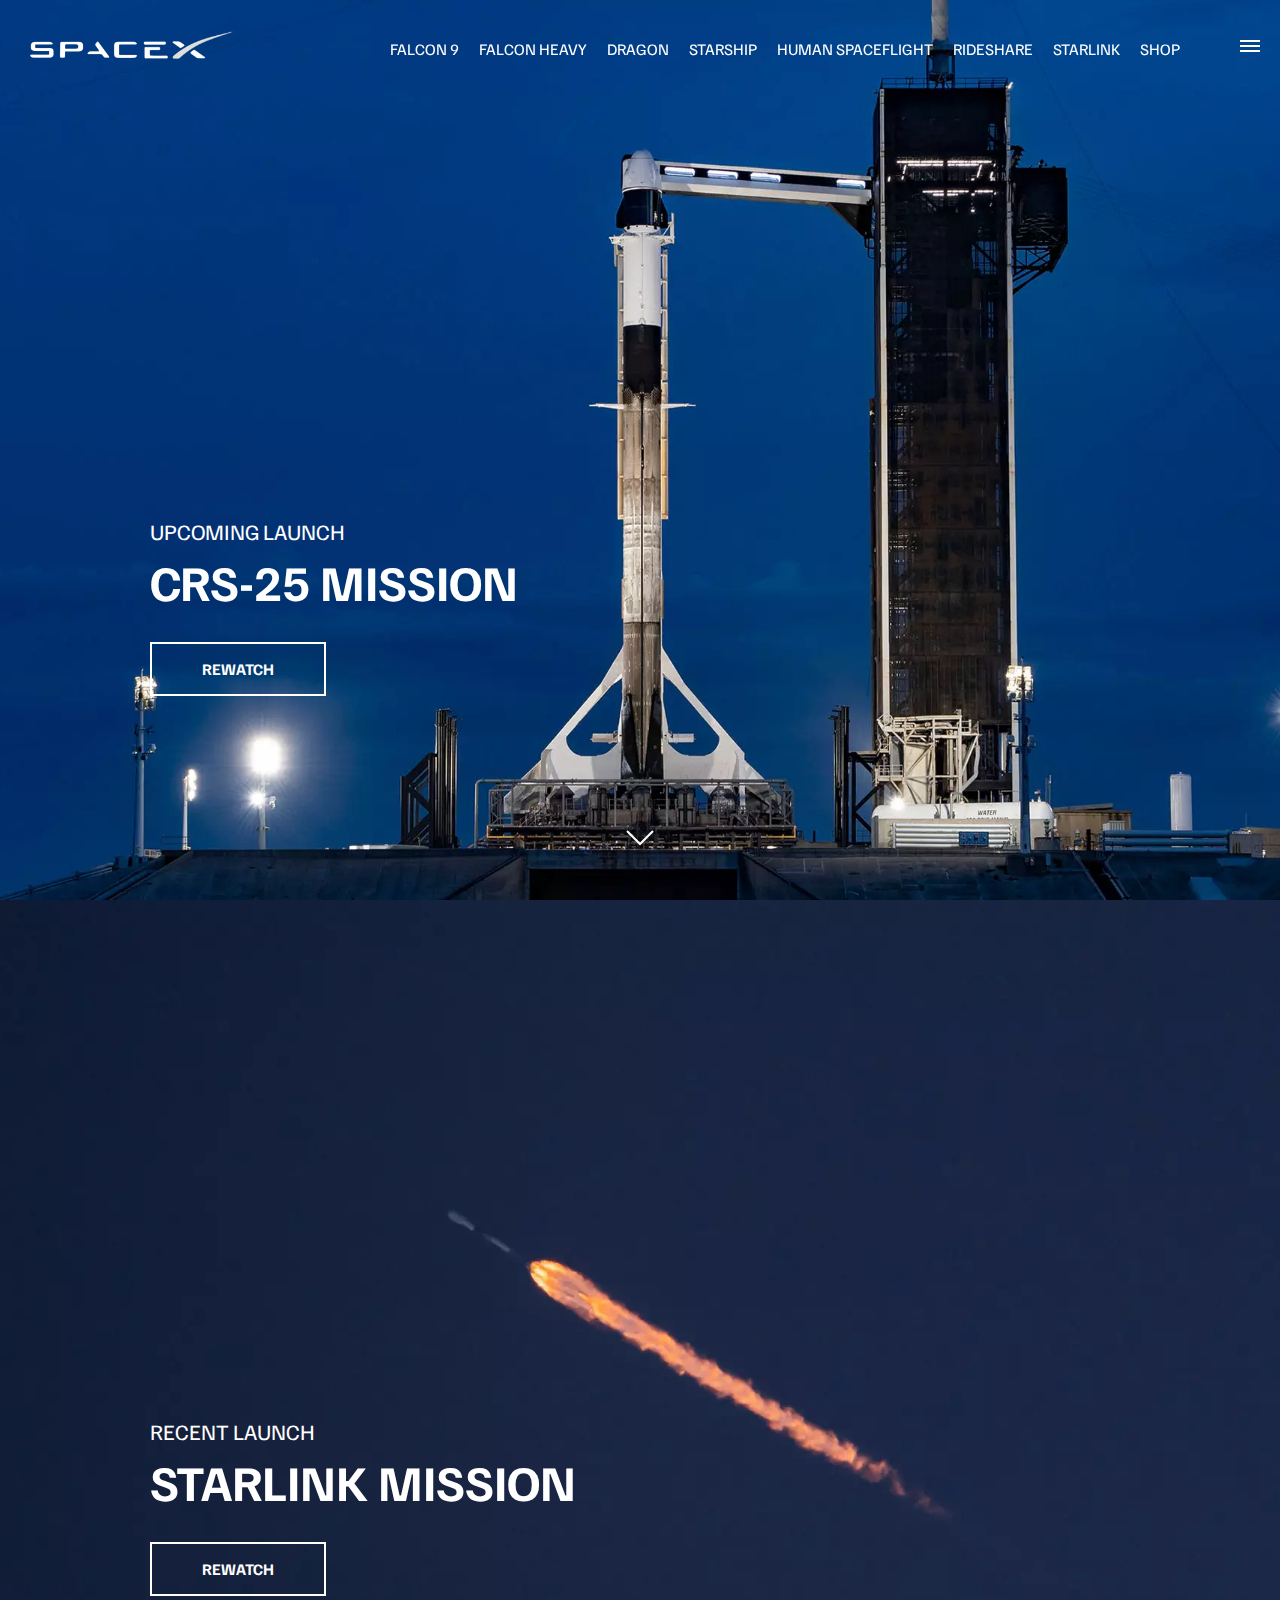
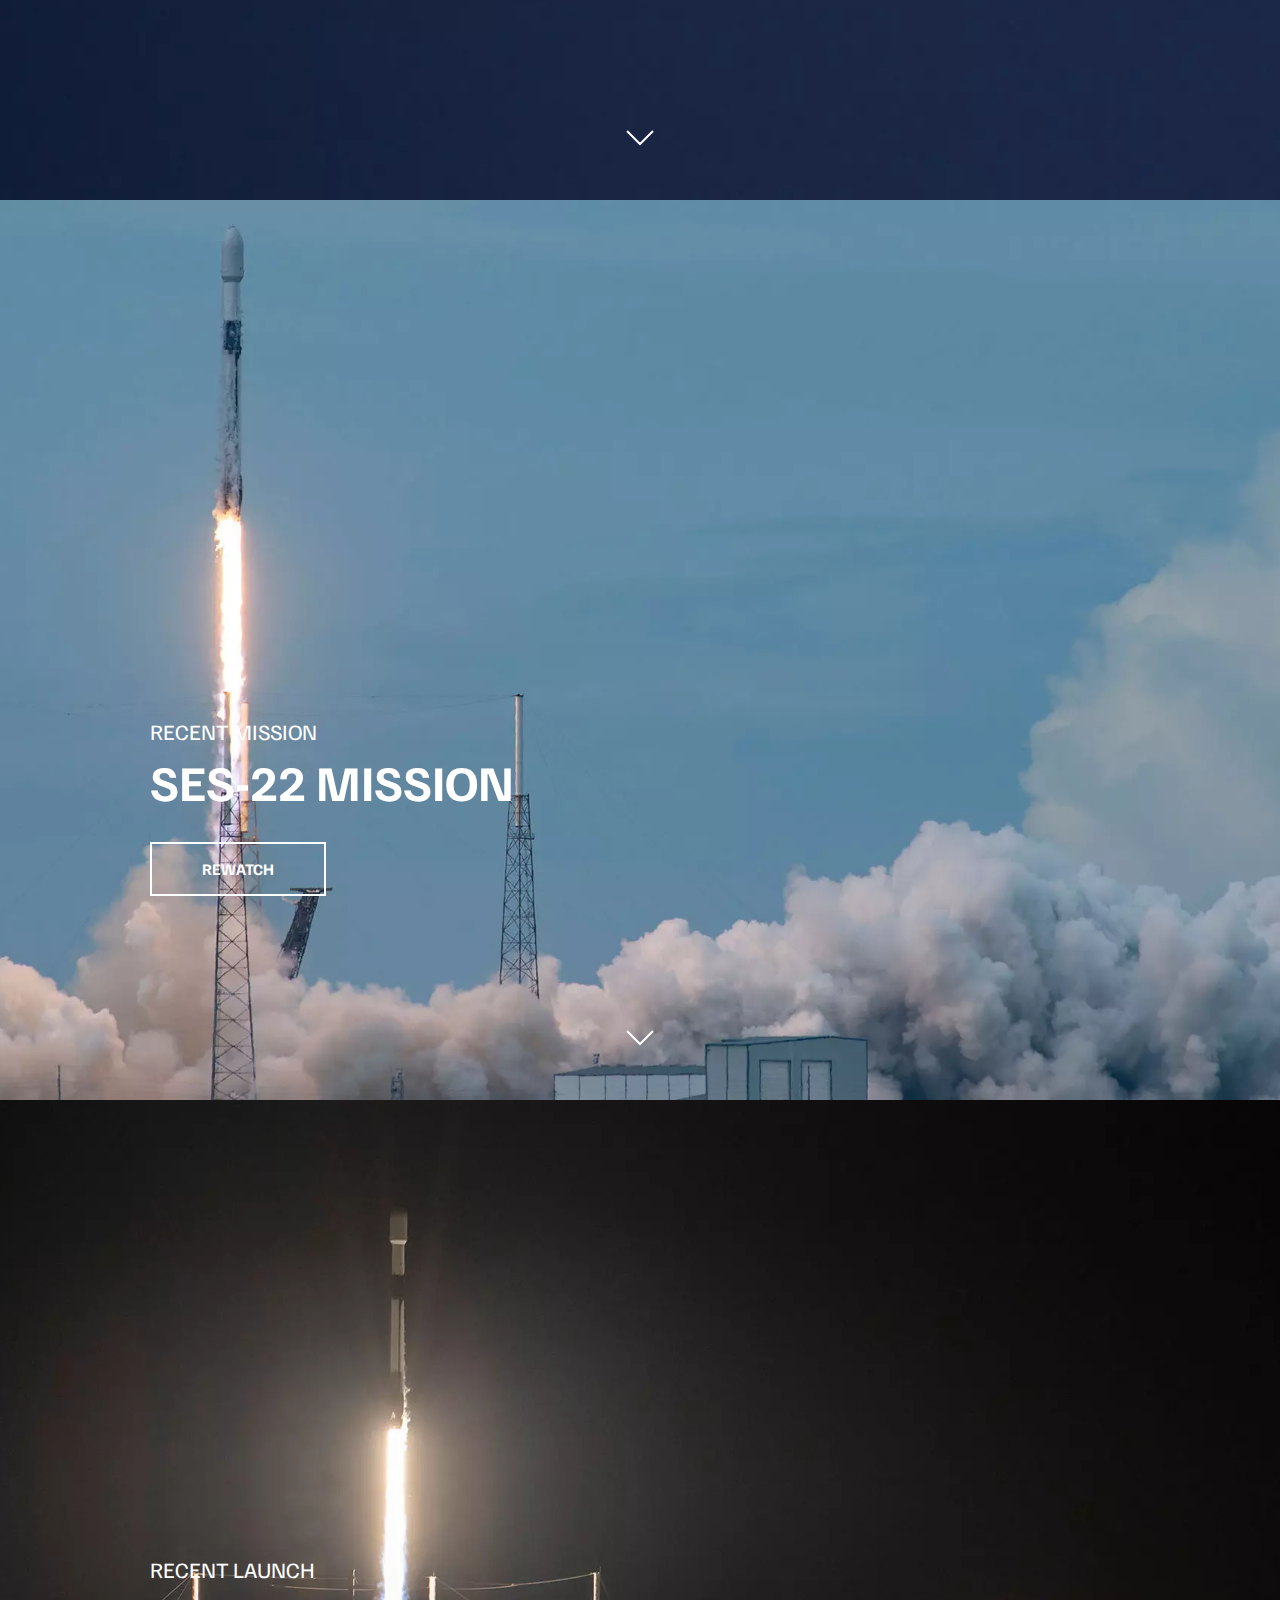
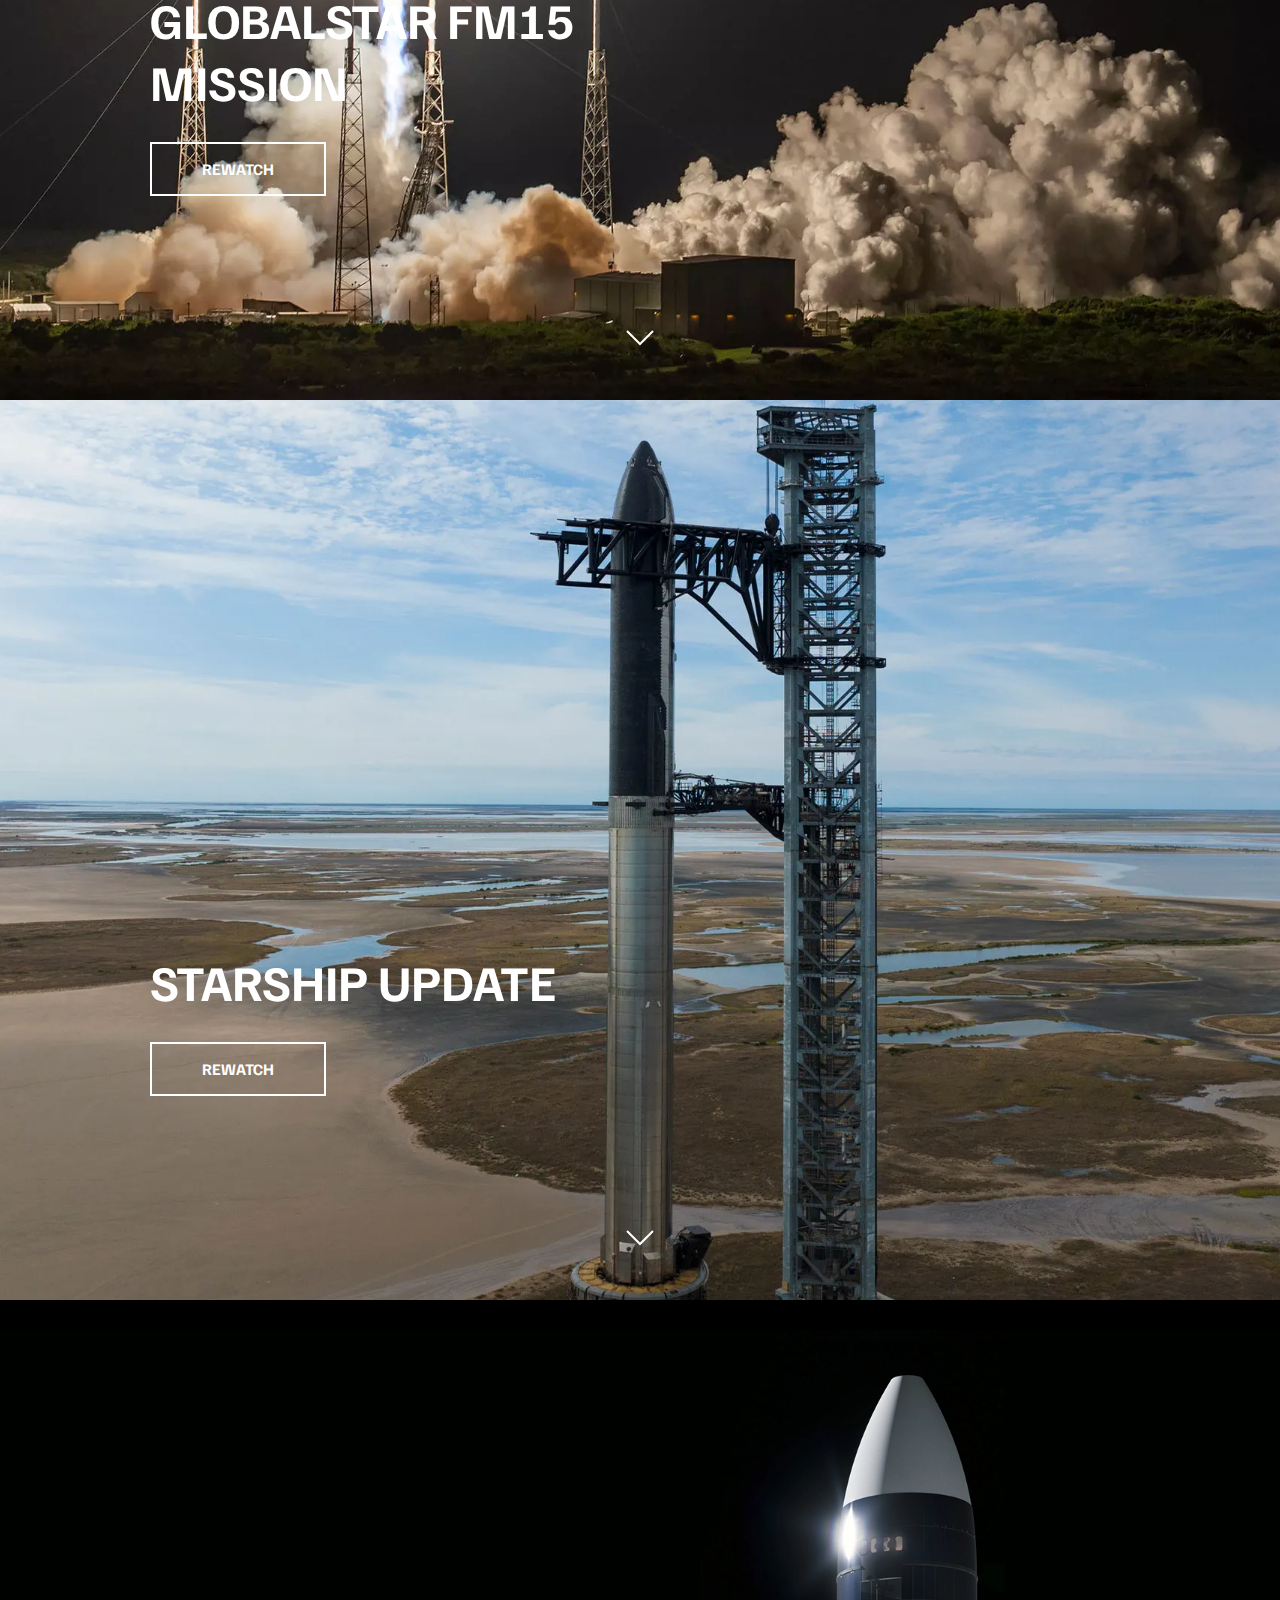
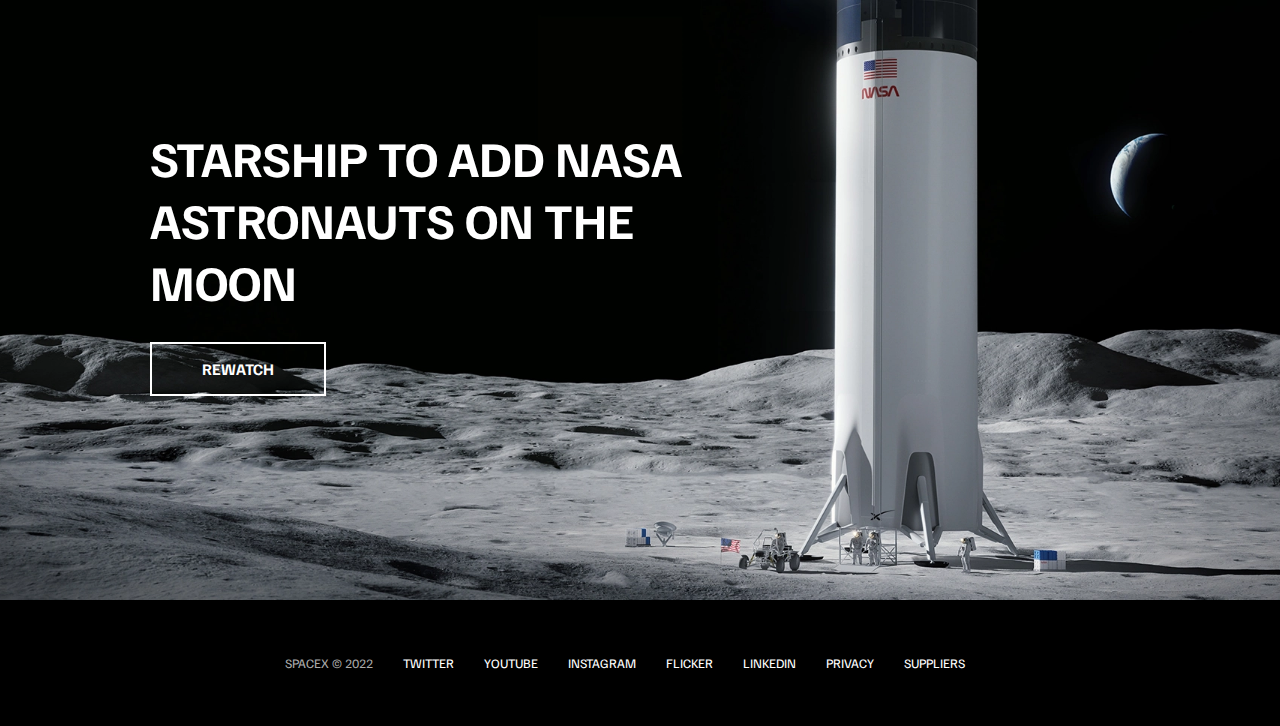
<file: index.html>
<!DOCTYPE html>
<html lang="en">
<head>
    <meta charset="UTF-8">
    <meta http-equiv="X-UA-Compatible" content="IE=edge">
    <meta name="viewport" content="width=device-width, initial-scale=1.0">
    <link rel="stylesheet" href="css/style.css">
    <title>SpaceX</title>
</head>
<body>
    <div id="overlay"></div>
    <div id="mobile-menu" class="mobile-main-menu">
        <ul>
            <li><a href="#">Mission</a></li>
            <li><a href="#">Launches</a></li>
            <li><a href="#">Careers</a></li>
            <li><a href="#">Updates</a></li>
            <li><a href="#">Shop</a></li>
            <li class="mobile-only"><a href="falcon9.html">Falcon 9</a></li>
            <li class="mobile-only"><a href="falcon-heavy.html">Falcon Heavy</a></li>
            <li class="mobile-only"><a href="dragon.html">Dragon</a></li>
            <li class="mobile-only"><a href="#">Starship</a></li>
            <li class="mobile-only"><a href="#">Human Spaceflight</a></li>
            <li class="mobile-only"><a href="#">Rideshare</a></li>
            <li class="mobile-only"><a href="#">Starlink</a></li>
            <li class="mobile-only"><a href="#">Shop</a></li>
        </ul>
    </div>
    <header class="main-header">
        <div class="logo">
            <a href="index.html">
                <img src="img/logo.png" alt="SpaceX">
            </a>
        </div>
        <nav class="desktop-main-menu">
            <ul>
                <li><a href="falcon9.html">Falcon 9</a></li>
                <li><a href="falcon-heavy.html">Falcon Heavy</a></li>
                <li><a href="dragon.html">Dragon</a></li>
                <li><a href="#">Starship</a></li>
                <li><a href="#">Human Spaceflight</a></li>
                <li><a href="#">Rideshare</a></li>
                <li><a href="#">Starlink</a></li>
                <li><a href="#">Shop</a></li>
            </ul>
        </nav>
    </header>

    <!-- Hamburger Menu -->
    <button id="menu-btn" class="hamburger" type="button">
        <span class="hamburger-top"></span>
        <span class="hamburger-middle"></span>
        <span class="hamburger-bottom"></span>
    </button>

    <!-- Section A -->
    <section class="section-a">
        <div class="section-inner">
            <h4>Upcoming Launch</h4>
            <h2>CRS-25 Mission</h2>
            <a href="#" class="btn">
                <div class="hover"></div>
                <span>Rewatch</span>
            </a>
        </div>

        <div class="scroll-arrow">
            <svg width="30px" height="20px">
                <path
                    stroke="#ffffff"
                    fill="none"
                    stroke-width="2px"
                    d="M2.000,5.000 L15.000,18.000 L28.000,5.000 "
                ></path>
            </svg>
        </div>
    </section>

    <!-- Section B -->
    <section class="section-b">
        <div class="section-inner">
            <h4>Recent Launch</h4>
            <h2>Starlink Mission</h2>
            <a href="#" class="btn">
                <div class="hover"></div>
                <span>Rewatch</span>
            </a>
        </div>

        <div class="scroll-arrow">
            <svg width="30px" height="20px">
                <path
                    stroke="#ffffff"
                    fill="none"
                    stroke-width="2px"
                    d="M2.000,5.000 L15.000,18.000 L28.000,5.000 "
                ></path>
            </svg>
        </div>
    </section>

    <!-- Section C -->
    <section class="section-c">
        <div class="section-inner">
            <h4>Recent Mission</h4>
            <h2>SES-22 Mission</h2>
            <a href="#" class="btn">
                <div class="hover"></div>
                <span>Rewatch</span>
            </a>
        </div>

        <div class="scroll-arrow">
            <svg width="30px" height="20px">
                <path
                    stroke="#ffffff"
                    fill="none"
                    stroke-width="2px"
                    d="M2.000,5.000 L15.000,18.000 L28.000,5.000 "
                ></path>
            </svg>
        </div>
    </section>

    <!-- Section D -->
    <section class="section-d">
        <div class="section-inner">
            <h4>Recent Launch</h4>
            <h2>Globalstar FM15 Mission</h2>
            <a href="#" class="btn">
                <div class="hover"></div>
                <span>Rewatch</span>
            </a>
        </div>

        <div class="scroll-arrow">
            <svg width="30px" height="20px">
                <path
                    stroke="#ffffff"
                    fill="none"
                    stroke-width="2px"
                    d="M2.000,5.000 L15.000,18.000 L28.000,5.000 "
                ></path>
            </svg>
        </div>
    </section>

    <!-- Section E -->
    <section class="section-e">
        <div class="section-inner">
            <h2>Starship Update</h2>
            <a href="#" class="btn">
                <div class="hover"></div>
                <span>Rewatch</span>
            </a>
        </div>

        <div class="scroll-arrow">
            <svg width="30px" height="20px">
                <path
                    stroke="#ffffff"
                    fill="none"
                    stroke-width="2px"
                    d="M2.000,5.000 L15.000,18.000 L28.000,5.000 "
                ></path>
            </svg>
        </div>
    </section>

    <!-- Section F -->
    <section class="section-f">
        <div class="section-inner">
            <h2>Starship to add NASA astronauts on the moon</h2>
            <a href="#" class="btn">
                <div class="hover"></div>
                <span>Rewatch</span>
            </a>
        </div>

        
    </section>

    <footer>
        <ul>
            <li>SpaceX &copy; 2022</li>
            <li><a href="#">Twitter</a></li>
            <li><a href="#">Youtube</a></li>
            <li><a href="#">Instagram</a></li>
            <li><a href="#">Flicker</a></li>
            <li><a href="#">Linkedin</a></li>
            <li><a href="#">Privacy</a></li>
            <li><a href="#">Suppliers</a></li>
        </ul>
    </footer>

    <script src="js/script.js"></script>
</body>
</html>
</file>
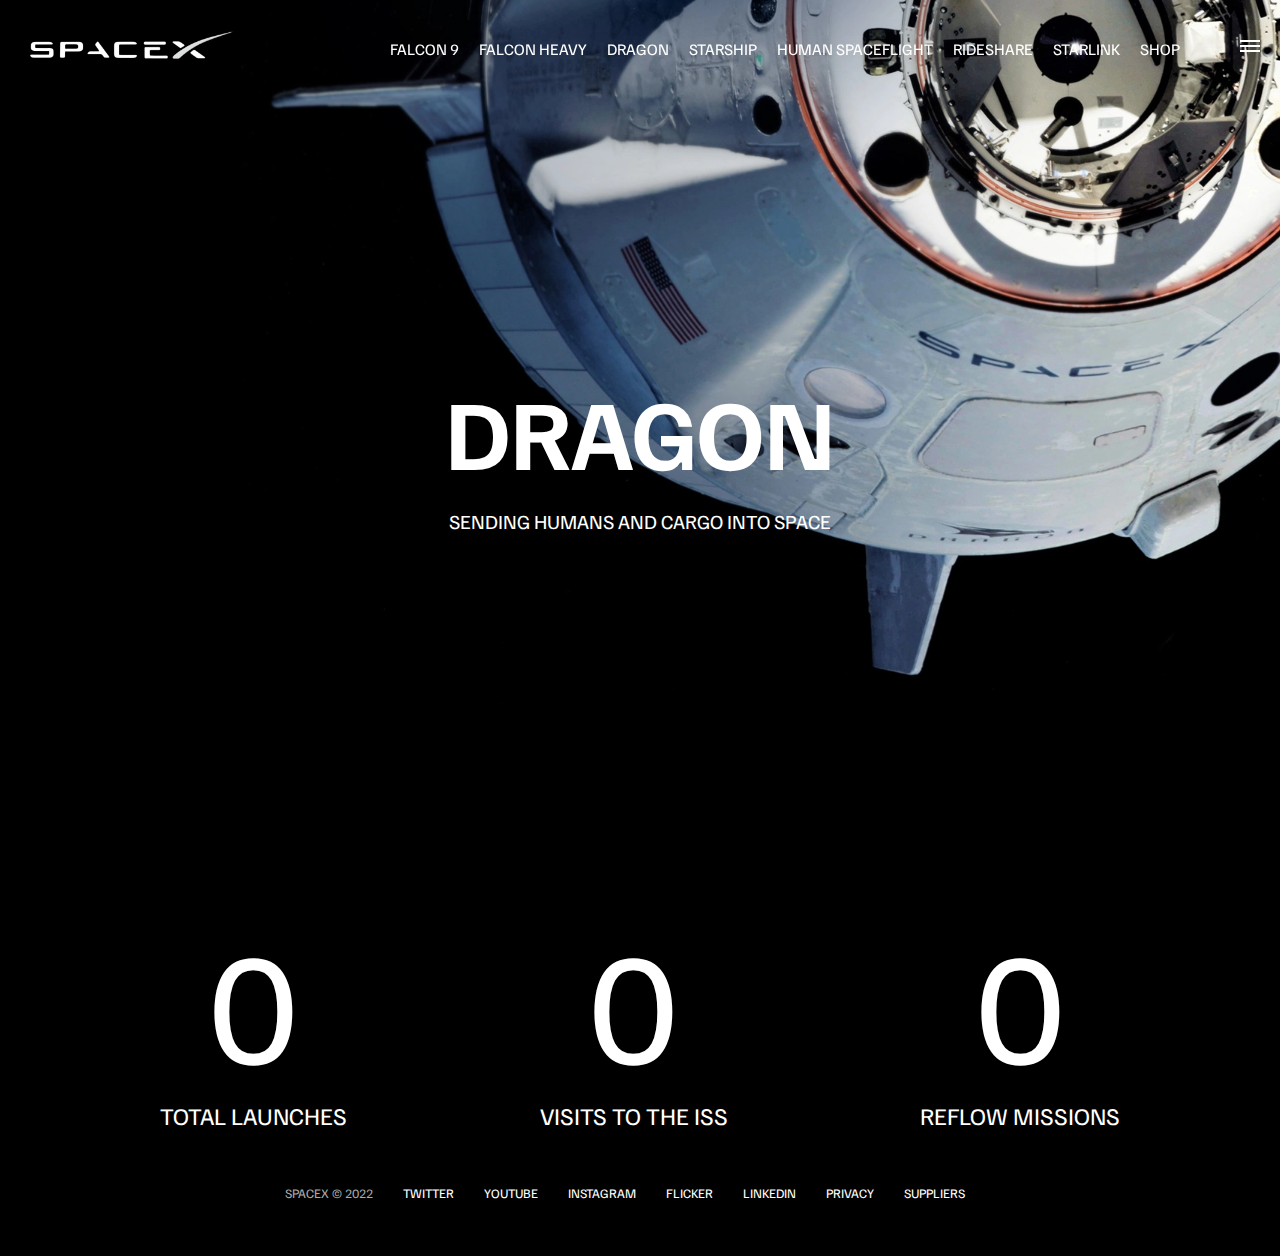
<file: dragon.html>
<!DOCTYPE html>
<html lang="en">
<head>
    <meta charset="UTF-8">
    <meta http-equiv="X-UA-Compatible" content="IE=edge">
    <meta name="viewport" content="width=device-width, initial-scale=1.0">
    <link rel="stylesheet" href="css/style.css">
    <title>SpaceX - Dragon</title>
</head>
<body>
    <div id="overlay"></div>
    <div id="mobile-menu" class="mobile-main-menu">
        <ul>
            <li><a href="#">Mission</a></li>
            <li><a href="#">Launches</a></li>
            <li><a href="#">Careers</a></li>
            <li><a href="#">Updates</a></li>
            <li><a href="#">Shop</a></li>
            <li class="mobile-only"><a href="falcon9.html">Falcon 9</a></li>
            <li class="mobile-only"><a href="falcon-heavy.html">Falcon Heavy</a></li>
            <li class="mobile-only"><a href="dragon.html">Dragon</a></li>
            <li class="mobile-only"><a href="#">Starship</a></li>
            <li class="mobile-only"><a href="#">Human Spaceflight</a></li>
            <li class="mobile-only"><a href="#">Rideshare</a></li>
            <li class="mobile-only"><a href="#">Starlink</a></li>
            <li class="mobile-only"><a href="#">Shop</a></li>
        </ul>
    </div>
    <header class="main-header">
        <div class="logo">
            <a href="index.html">
                <img src="img/logo.png" alt="SpaceX">
            </a>
        </div>
        <nav class="desktop-main-menu">
            <ul>
                <li><a href="falcon9.html">Falcon 9</a></li>
                <li><a href="falcon-heavy.html">Falcon Heavy</a></li>
                <li><a href="dragon.html">Dragon</a></li>
                <li><a href="#">Starship</a></li>
                <li><a href="#">Human Spaceflight</a></li>
                <li><a href="#">Rideshare</a></li>
                <li><a href="#">Starlink</a></li>
                <li><a href="#">Shop</a></li>
            </ul>
        </nav>
    </header>

    <!-- Hamburger Menu -->
    <button id="menu-btn" class="hamburger" type="button">
        <span class="hamburger-top"></span>
        <span class="hamburger-middle"></span>
        <span class="hamburger-bottom"></span>
    </button>

   <section class="section-animate bg-dragon">

   </section>
   <div class="section-inner-center">
       <h3>Dragon</h3>
       <p>Sending humans and cargo into space</p>
   </div>

   <div class="stats">
       <div>
           <span class="counter" data-target="34">0</span>
           <h4>Total Launches</h4>
       </div>
       <div>
            <span class="counter" data-target="31">0</span>
            <h4>Visits to the ISS</h4>
        </div>
        <div>
            <span class="counter" data-target="13">0</span>
            <h4>Reflow Missions</h4>
        </div>
   </div>

    <footer>
        <ul>
            <li>SpaceX &copy; 2022</li>
            <li><a href="#">Twitter</a></li>
            <li><a href="#">Youtube</a></li>
            <li><a href="#">Instagram</a></li>
            <li><a href="#">Flicker</a></li>
            <li><a href="#">Linkedin</a></li>
            <li><a href="#">Privacy</a></li>
            <li><a href="#">Suppliers</a></li>
        </ul>
    </footer>

    <script src="js/script.js"></script>
</body>
</html>
</file>
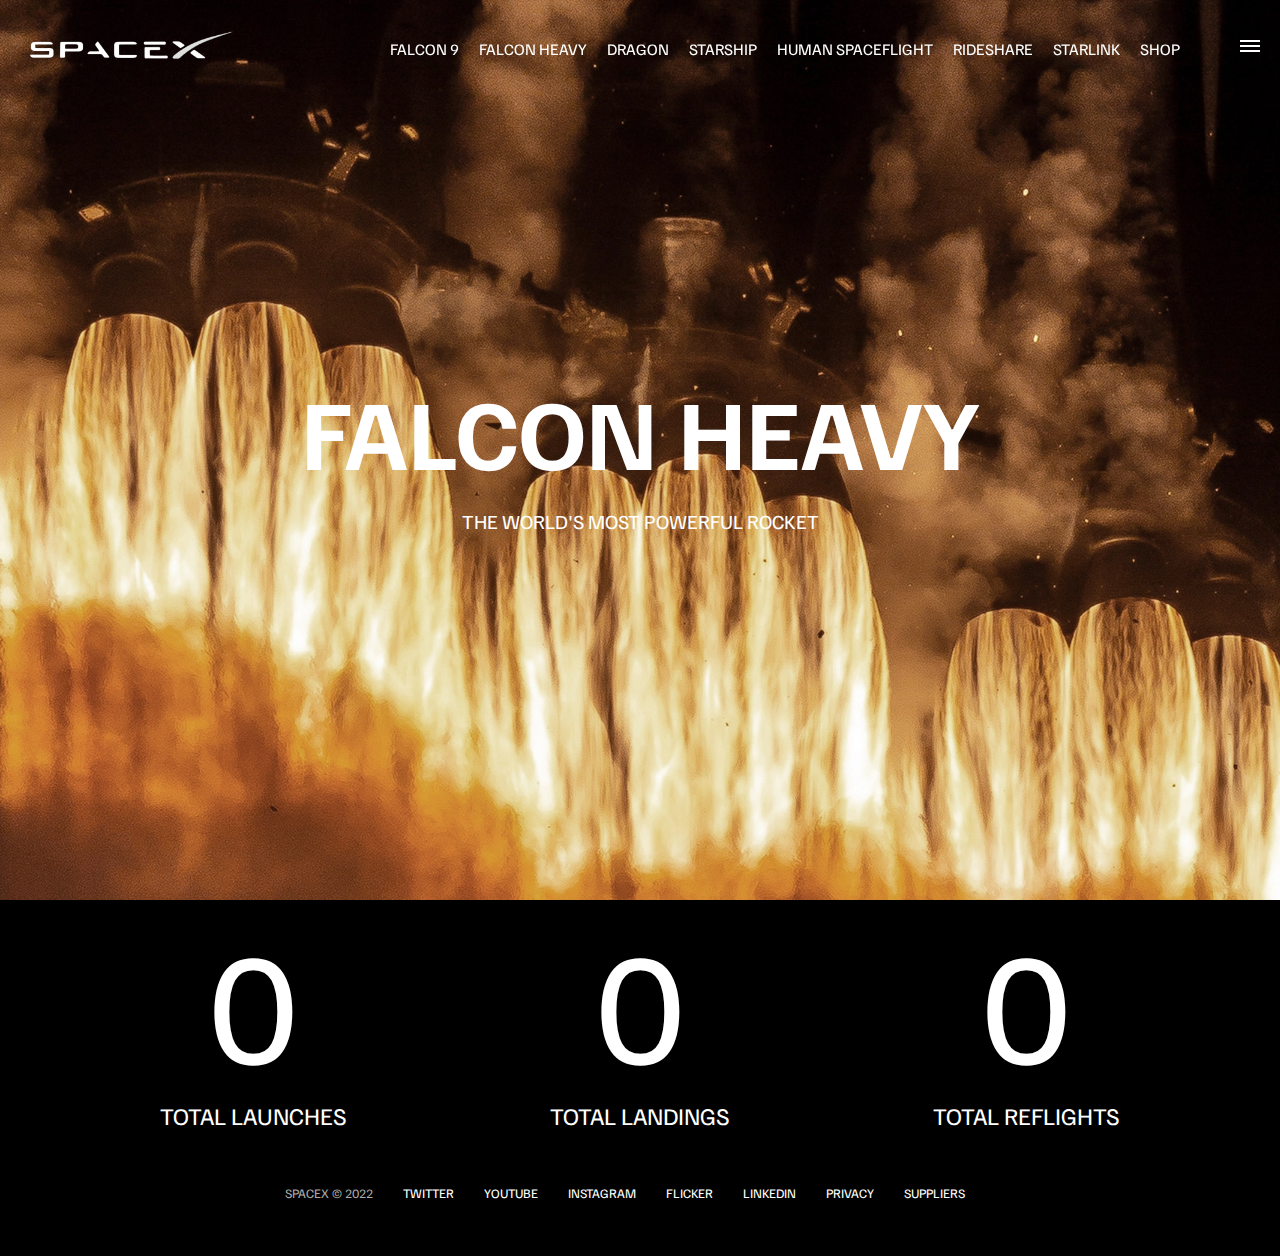
<file: falcon-heavy.html>
<!DOCTYPE html>
<html lang="en">
<head>
    <meta charset="UTF-8">
    <meta http-equiv="X-UA-Compatible" content="IE=edge">
    <meta name="viewport" content="width=device-width, initial-scale=1.0">
    <link rel="stylesheet" href="css/style.css">
    <title>SpaceX - Falcon Heavy</title>
</head>
<body>
    <div id="overlay"></div>
    <div id="mobile-menu" class="mobile-main-menu">
        <ul>
            <li><a href="#">Mission</a></li>
            <li><a href="#">Launches</a></li>
            <li><a href="#">Careers</a></li>
            <li><a href="#">Updates</a></li>
            <li><a href="#">Shop</a></li>
            <li class="mobile-only"><a href="falcon9.html">Falcon 9</a></li>
            <li class="mobile-only"><a href="falcon-heavy.html">Falcon Heavy</a></li>
            <li class="mobile-only"><a href="dragon.html">Dragon</a></li>
            <li class="mobile-only"><a href="#">Starship</a></li>
            <li class="mobile-only"><a href="#">Human Spaceflight</a></li>
            <li class="mobile-only"><a href="#">Rideshare</a></li>
            <li class="mobile-only"><a href="#">Starlink</a></li>
            <li class="mobile-only"><a href="#">Shop</a></li>
        </ul>
    </div>
    <header class="main-header">
        <div class="logo">
            <a href="index.html">
                <img src="img/logo.png" alt="SpaceX">
            </a>
        </div>
        <nav class="desktop-main-menu">
            <ul>
                <li><a href="falcon9.html">Falcon 9</a></li>
                <li><a href="falcon-heavy.html">Falcon Heavy</a></li>
                <li><a href="dragon.html">Dragon</a></li>
                <li><a href="#">Starship</a></li>
                <li><a href="#">Human Spaceflight</a></li>
                <li><a href="#">Rideshare</a></li>
                <li><a href="#">Starlink</a></li>
                <li><a href="#">Shop</a></li>
            </ul>
        </nav>
    </header>

    <!-- Hamburger Menu -->
    <button id="menu-btn" class="hamburger" type="button">
        <span class="hamburger-top"></span>
        <span class="hamburger-middle"></span>
        <span class="hamburger-bottom"></span>
    </button>

   <section class="section-animate bg-falcon-heavy">

   </section>
   <div class="section-inner-center">
       <h3>Falcon Heavy</h3>
       <p>The world's most powerful rocket</p>
   </div>

   <div class="stats">
       <div>
           <span class="counter" data-target="3">0</span>
           <h4>Total Launches</h4>
       </div>
       <div>
            <span class="counter" data-target="7">0</span>
            <h4>Total Landings</h4>
        </div>
        <div>
            <span class="counter" data-target="4">0</span>
            <h4>Total Reflights</h4>
        </div>
   </div>

    <footer>
        <ul>
            <li>SpaceX &copy; 2022</li>
            <li><a href="#">Twitter</a></li>
            <li><a href="#">Youtube</a></li>
            <li><a href="#">Instagram</a></li>
            <li><a href="#">Flicker</a></li>
            <li><a href="#">Linkedin</a></li>
            <li><a href="#">Privacy</a></li>
            <li><a href="#">Suppliers</a></li>
        </ul>
    </footer>

    <script src="js/script.js"></script>
</body>
</html>
</file>
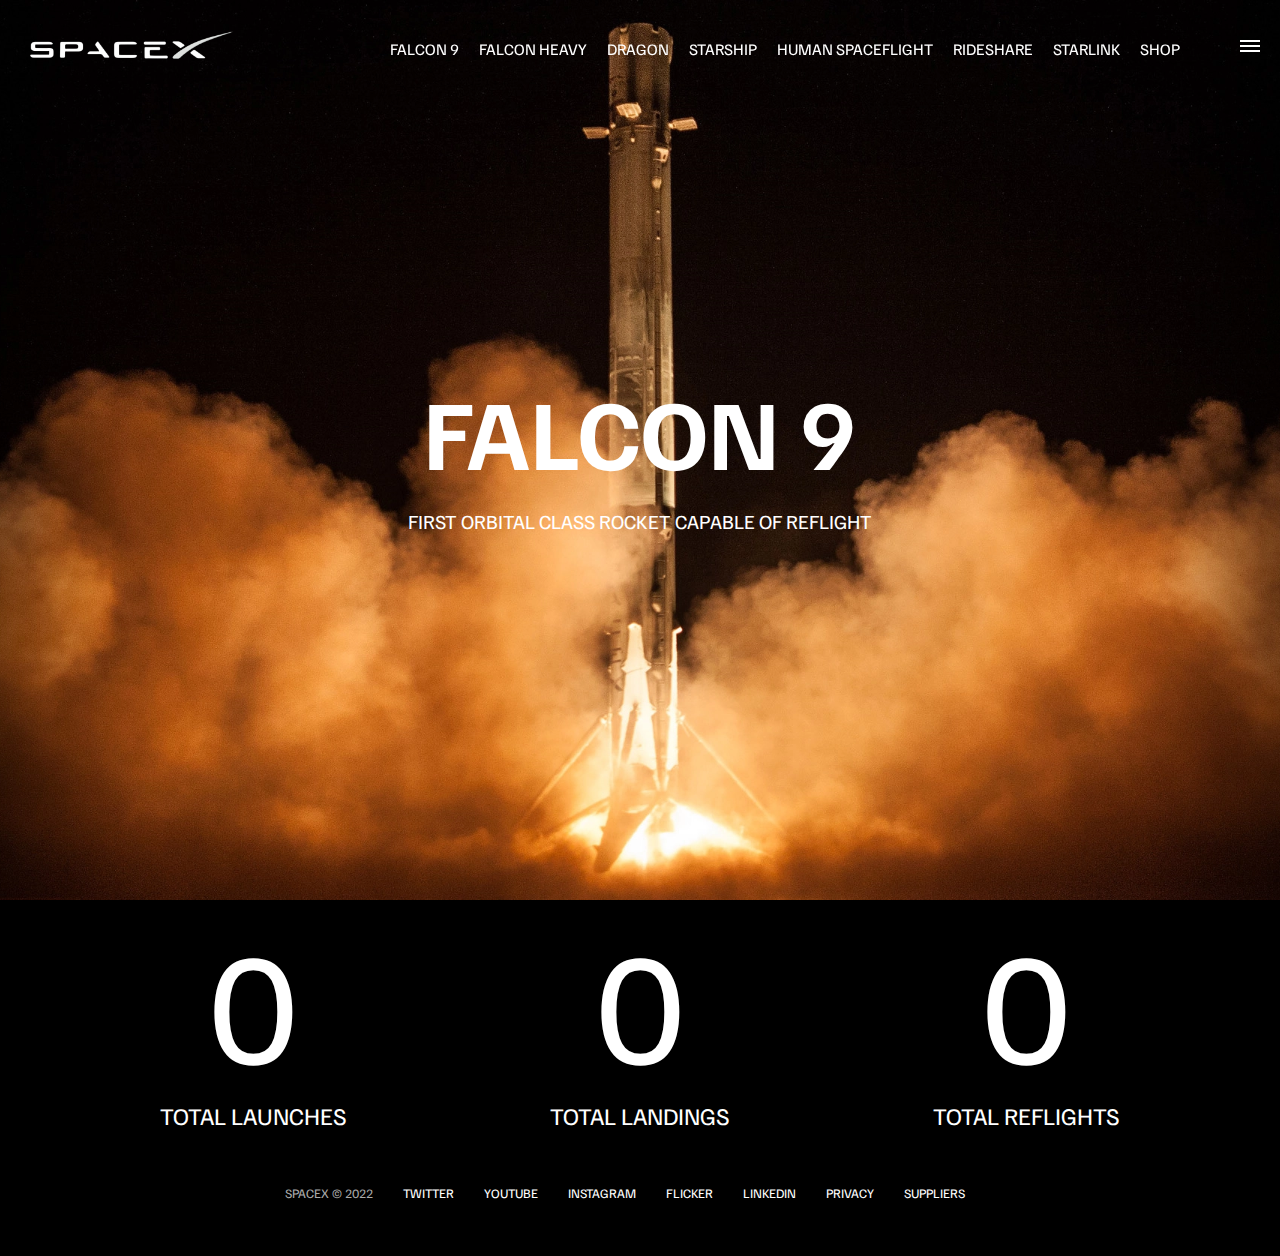
<file: falcon9.html>
<!DOCTYPE html>
<html lang="en">
<head>
    <meta charset="UTF-8">
    <meta http-equiv="X-UA-Compatible" content="IE=edge">
    <meta name="viewport" content="width=device-width, initial-scale=1.0">
    <link rel="stylesheet" href="css/style.css">
    <title>SpaceX - Falcon 9</title>
</head>
<body>
    <div id="overlay"></div>
    <div id="mobile-menu" class="mobile-main-menu">
        <ul>
            <li><a href="#">Mission</a></li>
            <li><a href="#">Launches</a></li>
            <li><a href="#">Careers</a></li>
            <li><a href="#">Updates</a></li>
            <li><a href="#">Shop</a></li>
            <li class="mobile-only"><a href="falcon9.html">Falcon 9</a></li>
            <li class="mobile-only"><a href="falcon-heavy.html">Falcon Heavy</a></li>
            <li class="mobile-only"><a href="dragon.html">Dragon</a></li>
            <li class="mobile-only"><a href="#">Starship</a></li>
            <li class="mobile-only"><a href="#">Human Spaceflight</a></li>
            <li class="mobile-only"><a href="#">Rideshare</a></li>
            <li class="mobile-only"><a href="#">Starlink</a></li>
            <li class="mobile-only"><a href="#">Shop</a></li>
        </ul>
    </div>
    <header class="main-header">
        <div class="logo">
            <a href="index.html">
                <img src="img/logo.png" alt="SpaceX">
            </a>
        </div>
        <nav class="desktop-main-menu">
            <ul>
                <li><a href="falcon9.html">Falcon 9</a></li>
                <li><a href="falcon-heavy.html">Falcon Heavy</a></li>
                <li><a href="dragon.html">Dragon</a></li>
                <li><a href="#">Starship</a></li>
                <li><a href="#">Human Spaceflight</a></li>
                <li><a href="#">Rideshare</a></li>
                <li><a href="#">Starlink</a></li>
                <li><a href="#">Shop</a></li>
            </ul>
        </nav>
    </header>

    <!-- Hamburger Menu -->
    <button id="menu-btn" class="hamburger" type="button">
        <span class="hamburger-top"></span>
        <span class="hamburger-middle"></span>
        <span class="hamburger-bottom"></span>
    </button>

   <section class="section-animate bg-falcon-9">

   </section>
   <div class="section-inner-center">
       <h3>Falcon 9</h3>
       <p>First orbital class rocket capable of reflight</p>
   </div>

   <div class="stats">
       <div>
           <span class="counter" data-target="3">0</span>
           <h4>Total Launches</h4>
       </div>
       <div>
            <span class="counter" data-target="7">0</span>
            <h4>Total Landings</h4>
        </div>
        <div>
            <span class="counter" data-target="4">0</span>
            <h4>Total Reflights</h4>
        </div>
   </div>

    <footer>
        <ul>
            <li>SpaceX &copy; 2022</li>
            <li><a href="#">Twitter</a></li>
            <li><a href="#">Youtube</a></li>
            <li><a href="#">Instagram</a></li>
            <li><a href="#">Flicker</a></li>
            <li><a href="#">Linkedin</a></li>
            <li><a href="#">Privacy</a></li>
            <li><a href="#">Suppliers</a></li>
        </ul>
    </footer>

    <script src="js/script.js"></script>
</body>
</html>
</file>
<file: css/style.css>
@import url('https://fonts.googleapis.com/css2?family=Familjen+Grotesk:ital,wght@0,400;0,500;0,600;0,700;1,400;1,500;1,600;1,700&display=swap');

*, *::before, *::after {
    margin: 0;
    padding: 0;
    list-style-type: none;
    box-sizing: border-box;
}

body {
    font-family: 'Familjen Grotesk', sans-serif;
    background: #000;
    color: #fff;
}

a {
    text-decoration: none;
    color: #fff;
}

ul {
    list-style: none;
}

/* Header / Navbar */
.main-header {
    position: fixed;
    top: 0;
    left: 0;
    width: 100%;
    z-index: 3;
    display: flex;
    justify-content: space-between;
    align-items: center;
    text-transform: uppercase;
    height: 100px;
    padding: 0 30px;
}

/* logo */
.logo {
    width: 210px;
    height: auto;
}

.logo img {
    display: block;
    width: 100%;
    height: auto;
}

/* Desktop Menu */
.desktop-main-menu {
    margin-right: 50px;
}

.desktop-main-menu ul {
    display: flex;
}

.desktop-main-menu ul li {
    position: relative;
    margin-right: 20px;
    padding-bottom: 2px;
}
/* Menu item bottom border */
.desktop-main-menu ul li a:after {
    content: '';
    position: absolute;
    bottom: 0;
    left: 0;
    width: 100%;
    height: 1px;
    background: #fff;
    transform: scaleX(0);
    transition: transform 0.6s cubic-bezier(0.19, 1, 0.22, 1);
    transform-origin: right center;
}

.desktop-main-menu ul li a:hover::after {
    transform: scaleX(1);
    transform-origin: left center;
    transition-duration: 0.4s;
}

/* section */
section {
    position: relative;
    height: 100vh;
    background-position: center center;
    background-repeat: no-repeat;
    background-size: cover;
    text-transform: uppercase;
}

.section-inner {
    position: absolute;
    bottom: 200px;
    left: 150px;
    max-width: 560px;
}

.section-inner h4 {
    font-size: 22px;
    margin-bottom: 5px;
    font-weight: 300;
    animation: fadeInUp 0.5s ease-in-out;
}

.section-inner h2 {
    font-size: 50px;
    font-weight: 700;
    margin-bottom: 20px;
    animation: fadeInUp 0.5s ease-in-out 0.2s;
    animation-fill-mode: both;  
}

.section-inner a {
    animation: fadeInUp 0.5s ease-in-out 0.4s;
    animation-fill-mode: both; 
}

/* Background images */
.section-a {
    background-image: url('../img/section-a.webp');
}
.section-b {
    background-image: url('../img/section-b.webp');
}
.section-c {
    background-image: url('../img/section-c.webp');
}
.section-d {
    background-image: url('../img/section-d.webp');
}
.section-e {
    background-image: url('../img/section-e.webp');
}
.section-f {
    background-image: url('../img/section-f.webp');
}

.btn {
    position: relative;
    display: inline-block;
    cursor: pointer;
    text-align: center;
    min-width: 130px;
    padding: 15px 50px;
    margin-top: 10px;
    border: 2px solid #fff;
    text-transform: uppercase;
    font-weight: bold;
    overflow: hidden;
    z-index: 2;
}

.btn:hover span {
    color: #000;
}

.btn .hover {
    position: absolute;
    top: 0;
    left: 0;
    width: 100%;
    height: 100%;
    background-color: #fff;
    color: #000;
    z-index: -1;
    transform: translateY(100%);
    transition: transform 0.6s cubic-bezier(0.19, 1, 0.22, 1);
}

.btn:hover .hover {
    transform: translateY(0);
}

.scroll-arrow {
    position: absolute;
    bottom: 50px;
    left: 50%;
    transform: translateX(-50%);
    animation: fadeBounce 5s infinite;
}

/* Footer */
footer {
    position: relative;
    padding: 55px 0;
}

footer ul {
    display: flex;
    justify-content: center;
    align-items: center;
    flex-wrap: wrap;
}

footer ul li {
    margin-right: 30px;
    color: #aaa;
    text-transform: uppercase;
    font-size: 13px;
    list-style: 2.5;
}

footer ul li a {
    color: #fff;
    transition: color 0.6s;
}

footer ul li a:hover {
    color: #aaa;
}

/* Hamburger Menu */
.hamburger {
    position: fixed;
    top: 40px;
    right: 20px;
    z-index: 10;
    cursor: pointer;
    width: 20px;
    height: 20px;
    background: none;
    border: none;
}

.hamburger-top, .hamburger-middle, .hamburger-bottom {
    position: absolute;
    width: 20px;
    height: 2px;
    top: 0;
    left: 0;
    background-color: #fff;
    transition: all 0.5s;
}

.hamburger-middle {
    transform: translateY(5px);
}

.hamburger-bottom {
    transform: translateY(10px);
}

/* Transition hamburger to X when open */
.open {
    transform: rotate(90deg);
}

.open .hamburger-top {
    transform: rotate(45deg) translateY(6px) translateX(6px);
}

.open .hamburger-middle {
    display: none;
}

.open .hamburger-bottom {
    transform: rotate(-45deg) translateY(6px) translateX(-6px);
}

/* Overlay */
.overlay-show {
    position: fixed;
    top: 0;
    left: 0;
    width: 100%;
    height: 100%;
    background-color: rgba(0,0,0,0.5);
    z-index: 3;
}

/* Stop body scroll */
.stop-scrolling {
    overflow: hidden;
}

/* Hide mobile menu items */
.mobile-only {
    display: none;
}

/* Mobile menu */
.mobile-main-menu {
    position: fixed;
    top: 0;
    right: 0;
    width: 350px;
    height: 100%;
    background-color: #000;
    z-index: 4;
    display: flex;
    align-items: center;
    justify-content: center;
    transform: translateX(100%);
    transition: transform 0.6s cubic-bezier(0.19, 1, 0.22, 1);
}

/* Bring menu from right */
.show-menu {
    transform: translateX(0);
}


.mobile-main-menu ul {
    display: flex;
    flex-direction: column;
    align-items: end;
    justify-content: center;
    padding: 50px;
    width: 100%;
}

.mobile-main-menu ul li {
    margin-bottom: 20px;
    font-size: 18px;
    text-transform: uppercase;
    border-bottom: 1px #555 dotted;
    width: 100%;
    text-align: right;
    padding-bottom: 8px;
}

.mobile-main-menu ul li a {
    color: #fff;
    transition: color 0.6s;
}

.mobile-main-menu ul li a:hover {
    color: #aaa;
}

/* Inner pages */
.bg-falcon-9 {
    background-image: url('../img/falcon-9.webp');
}

.bg-falcon-heavy {
    background-image: url('../img/falcon-heavy.webp');
}

.bg-dragon {
    background-image: url('../img/dragon.webp');
}

.section-animate {
    animation: fadeIn 2s ease-in-out;
}

.section-inner-center {
    position: absolute;
    top: 50%;
    left: 50%;
    transform: translate(-50%, -50%);
    text-transform: uppercase;
    text-align: center;
    width: 80%;
}

.section-inner-center h3 {
    font-size: 100px;
    margin-bottom: 15px;
    animation: fadeInUp 0.5s ease-in-out;
}

.section-inner-center p {
    font-size: 20px;
    animation: fadeInUp 0.5s ease-in-out 0.2s;
    animation-fill-mode: both;
}

/* Stats */
.stats {
    max-width: 960px;
    margin: 0 auto;
    display: flex;
    align-items: center;
    justify-content: space-between;
    text-align: center;
    text-transform: uppercase;
}

.stats div span {
    font-size: 160px;
}

.stats div h4 {
    font-size: 24px;
    font-weight: 300;
}

/* Animations */
@keyframes fadeInUp {
    0% {
        opacity: 0;
        transform: translateY(140px);
    }
    100% {
        opacity: 1;
        transform: translateY(0);
    }
}

@keyframes fadeIn {
    0% {
        opacity: 0;
    }
    100% {
        opacity: 1;
    }
}

@keyframes fadeBounce {
    0%,
    20%,
    50%,
    80%,
    100% {
        opacity: 0;
        transform: translateY(-20px);
    }

    40% {
        opacity: 1;
        transform: translateY(0);
    }
}

/* Media Queries */

@media (max-width: 960px) {
    /* Hide desktop menu */
    .desktop-main-menu {
        display: none;
    }

    /* Show main mobil items */
    .mobile-only {
        display: block;
    }

    .section-inner-center h3 {
        font-size: 75px;
    }
}

@media (max-width: 600px) {
    .section-inner {
        bottom: 75px;
        left: 20px;
    }
    .section-inner h2 {
        font-size: 40px;
    }
    footer ul li:first-child {
        position: absolute;
        top: 30px;
        left: 50%;
        transform: translate(-50%, -50%);
    }
    footer ul li {
        margin-right: 15px;
    }
    footer ul li {
        margin-bottom: 15px;
    }
    .logo {
        width: 150px;
        margin: auto;
    }
    .section-inner-center h3 {
        font-size: 50px;
    }

    /* Stats */
    .stats {
        flex-direction: column;
    }
    .stats div {
        margin-bottom: 20px;
    }
}
</file>
